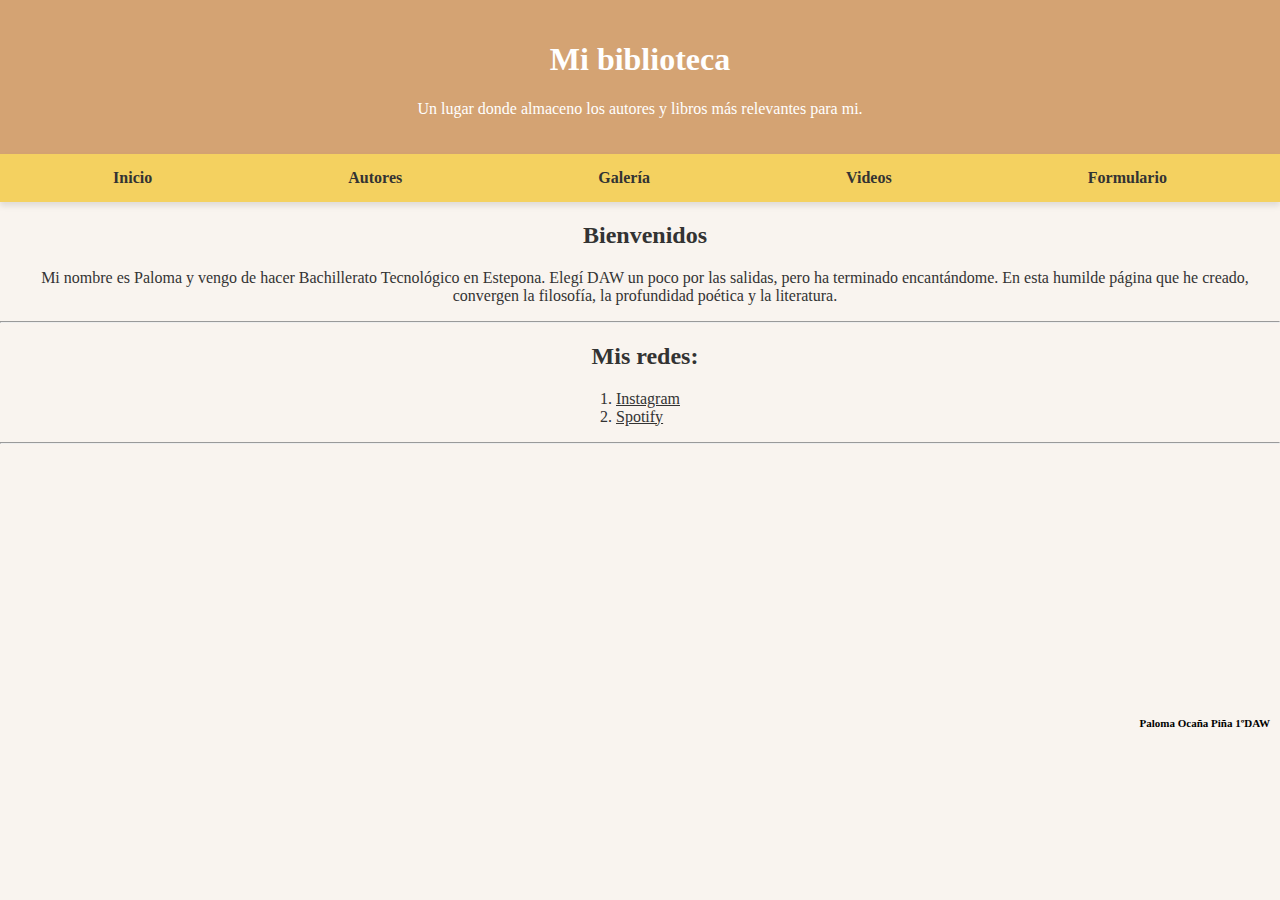
<file: Practica Final/index.html>
<!DOCTYPE html>
<html>
<head>
    <meta charset="UTF-8">
    <title>Práctica Final</title>
    <link rel="stylesheet" href="base.css">
    <link rel="icon" type="image/png" href="favicon.png">
</head>

<body>
    <header>
        <h1>Mi biblioteca</h1>
        <p>Un lugar donde almaceno los autores y libros más relevantes para mi.</p>
    </header>

    <nav class="fijo">
        <ul>
            <li><a href="index.html">Inicio</a></li>
            <li><a href="autoras.html">Autores</a></li>
            <li><a href="galeria.html">Galería</a></li>
            <li><a href="multimedia.html">Videos</a></li>
            <li><a href="formulario.html">Formulario</a></li>
        </ul>
    </nav>

    <section class="margenizq">
        <h2>Bienvenidos</h2>
        <p>
            Mi nombre es Paloma y vengo de hacer Bachillerato Tecnológico en Estepona. Elegí DAW un poco por
            las salidas, pero ha terminado encantándome.
            En esta humilde página que he creado, convergen la filosofía, la profundidad poética y la literatura.
        </p>
    </section>
    <hr>
    <h2 class="margenizq">Mis redes:</h2>
    <ol class="redes">
        <li><a href="https://www.instagram.com/palomawtf/?hl=es">Instagram</a></li>
        <li><a href="https://open.spotify.com/user/wtfpaloma?si=1d6a4395dcc44bc7">Spotify</a></li>
    </ol>
    <hr>
    <div>
        <iframe
            src="https://www.google.com/maps/embed?pb=!1m18!1m12!1m3!1d3171.7367327266124!2d-5.150789884936967!3d36.42818378004168!2m3!1f0!2f0!3f0!3m2!1i1024!2i768!4f13.1!3m3!1m2!1s0xd0b9c82b37762cb%3A0xc7ebdfc96db3a187!2sEstepona%2C%20M%C3%A1laga%2C%20Spain!5e0!3m2!1sen!2ses!4v1700000000000!5m2!1sen!2ses"
            width="400" height="250" style="border:0;" allowfullscreen="" loading="lazy">
        </iframe>
    </div>

    <footer class="margendch">
        <p>Paloma Ocaña Piña 1ºDAW</p>
    </footer>

</body>

</html>
</file>
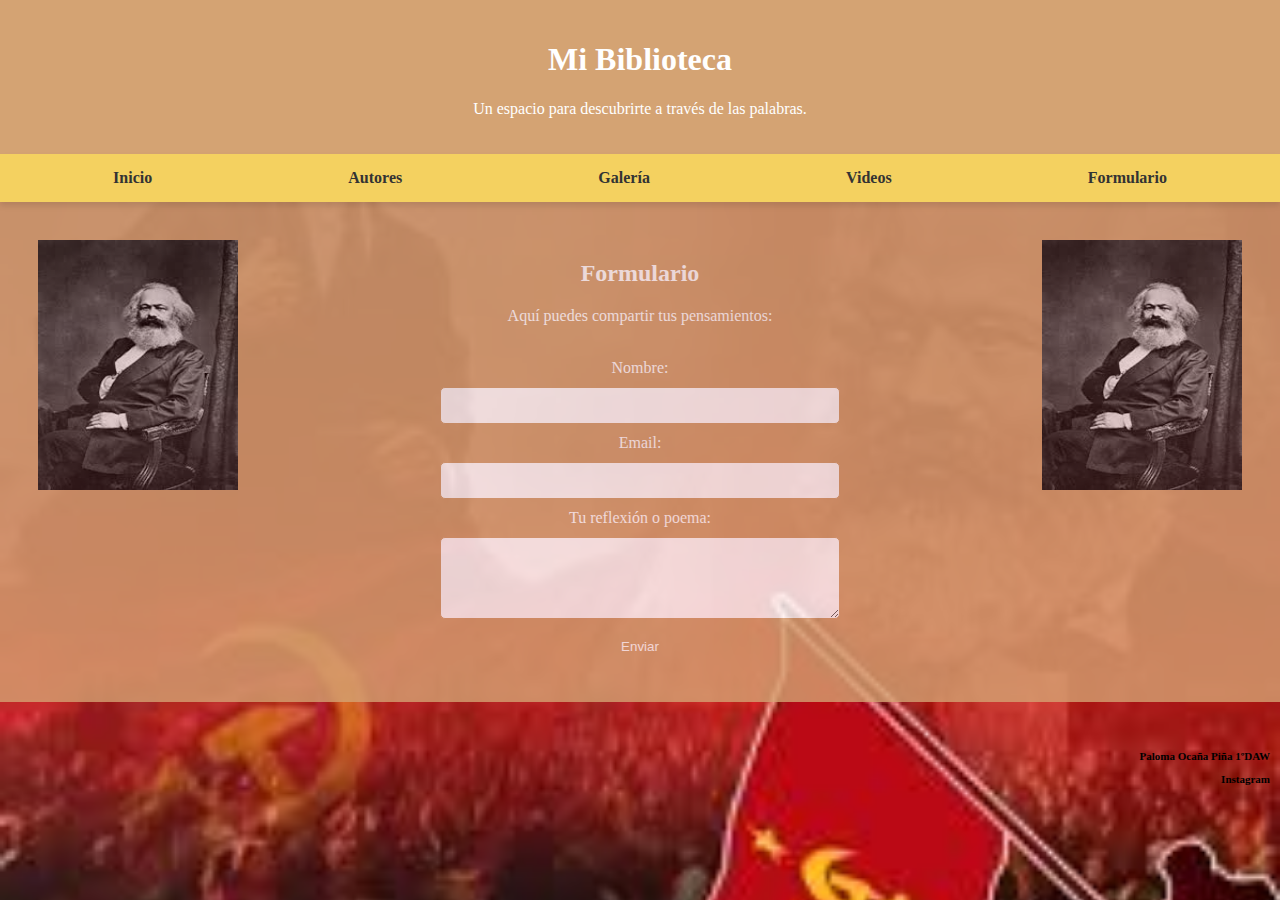
<file: Practica Final/formulario.html>
<html>

<head>
    <meta charset="UTF-8">
    <link rel="stylesheet" href="base.css">
    <link rel="stylesheet" href="formulario.css">
    <link rel="icon" type="image/png" href="favicon.png">
    <title>Formulario - Mi Biblioteca</title>
</head>

<body>
    <header>
        <h1>Mi Biblioteca</h1>
        <p>Un espacio para descubrirte a través de las palabras.</p>
    </header>

    <nav class="fijo">
        <ul>
            <li><a href="index.html">Inicio</a></li>
            <li><a href="autoras.html">Autores</a></li>
            <li><a href="galeria.html">Galería</a></li>
            <li><a href="multimedia.html">Videos</a></li>
            <li><a href="formulario.html">Formulario</a></li>
        </ul>
    </nav>

    <section id="opacidad">
        <img src="marx.jpg" alt="Imagen Izquierda" class="float-izq">
        <img src="marx.jpg" alt="Imagen Derecha" class="float-drch">
        <h2>Formulario</h2>
        <p>Aquí puedes compartir tus pensamientos:</p>
        <br>
        <form>
            <label for="nombre">Nombre:</label>
            <input type="text" id="nombre" name="nombre">
            <label for="email">Email:</label>
            <input type="email" id="email" name="email">
            <label for="reflexion">Tu reflexión o poema:</label>
            <textarea id="reflexion" name="reflexion" rows="4" cols="50"></textarea>
            <button type="submit">Enviar</button>
        </form>
    </section>
    <br><br>
    <footer class="margendch">
        <p>Paloma Ocaña Piña 1ºDAW</p>
        <a href="https://www.instagram.com/palomawtf/?hl=es">Instagram</a>
    </footer>
</body>
</html>
</file>
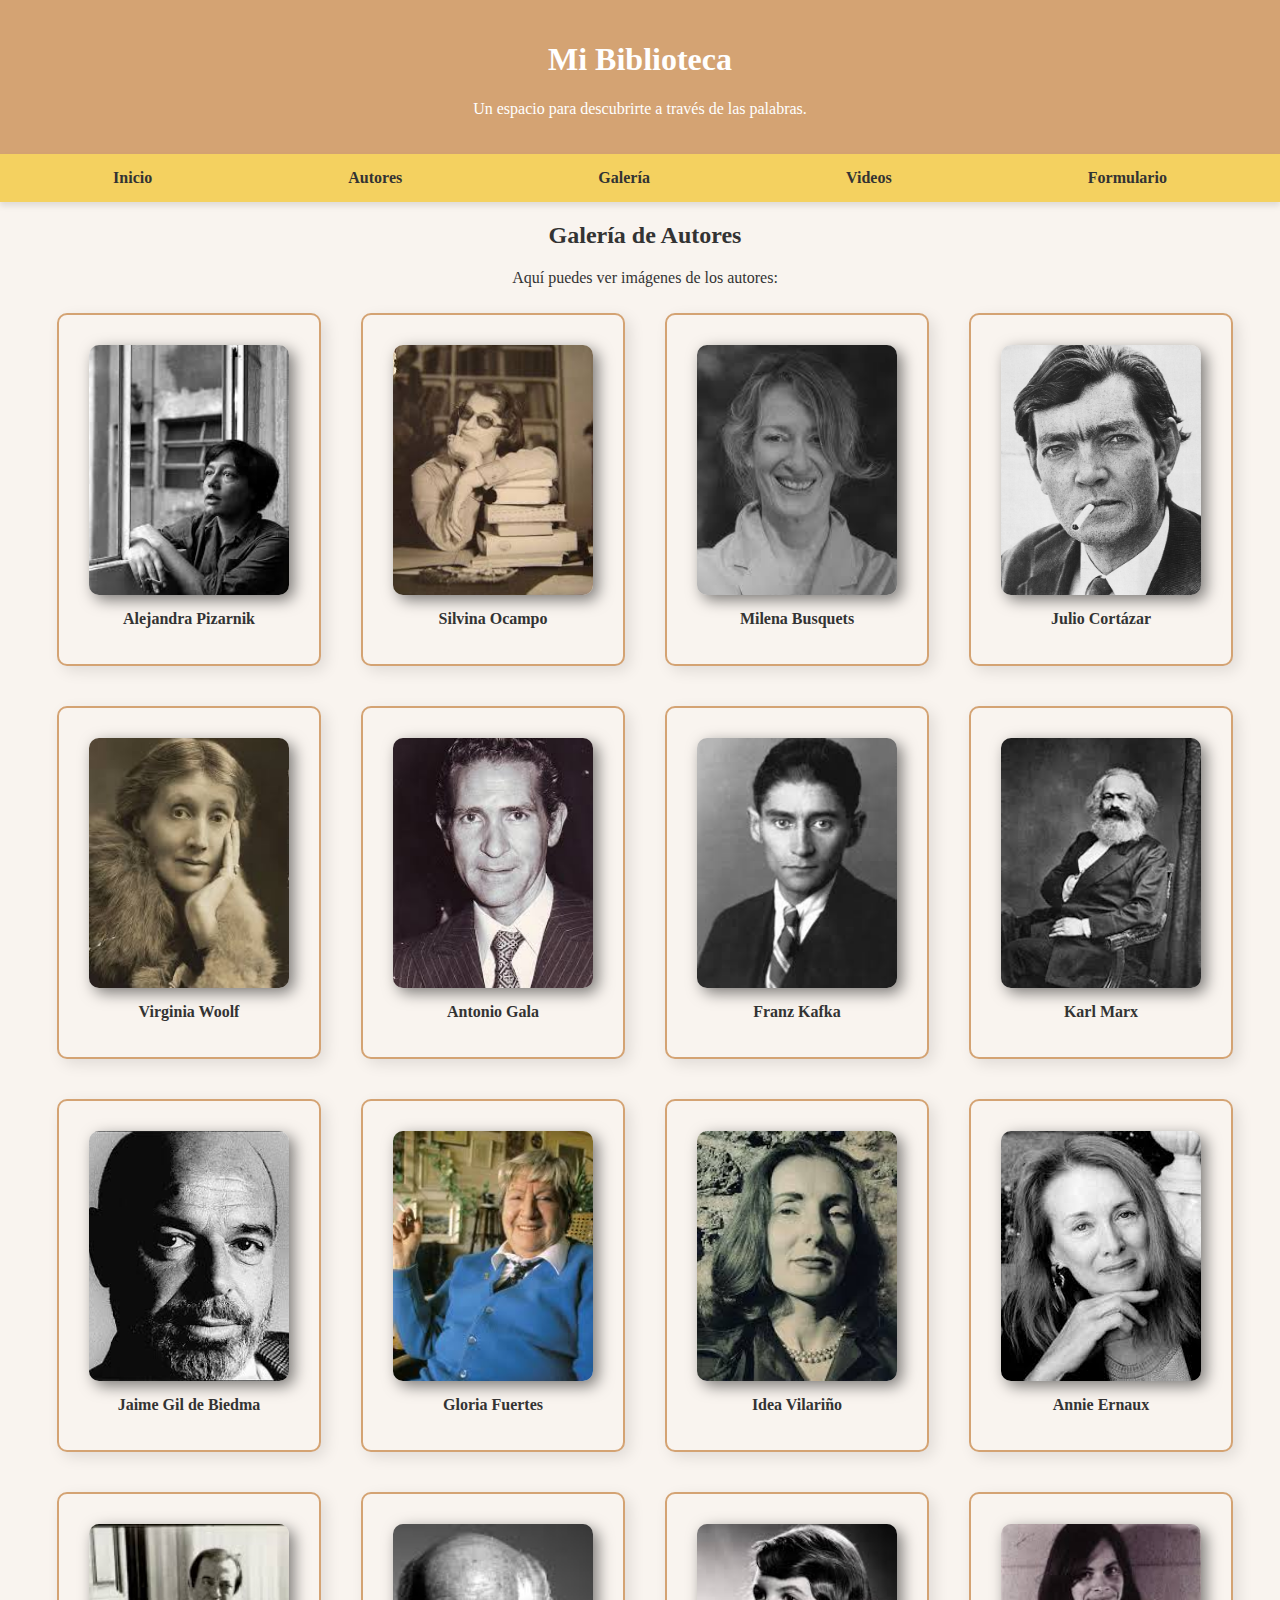
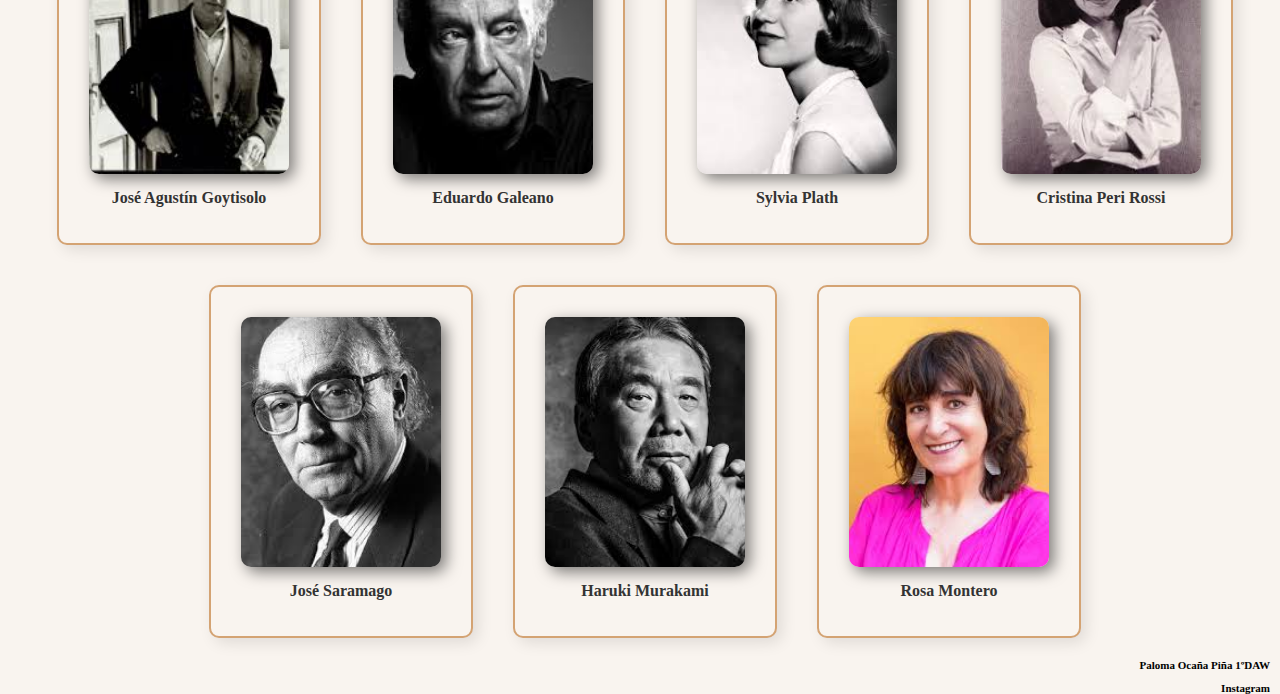
<file: Practica Final/galeria.html>
<html>

<head>
    <meta charset="UTF-8">
    <link rel="stylesheet" href="base.css">
    <link rel="stylesheet" href="galeria.css">
    <link rel="icon" type="image/png" href="favicon.png">
    <title>Galería - Mi Biblioteca</title>
</head>

<body>
    <header>
        <h1>Mi Biblioteca</h1>
        <p>Un espacio para descubrirte a través de las palabras.</p>
    </header>

    <nav class="fijo">
        <ul>
            <li><a href="index.html">Inicio</a></li>
            <li><a href="autoras.html">Autores</a></li>
            <li><a href="galeria.html">Galería</a></li>
            <li><a href="multimedia.html">Videos</a></li>
            <li><a href="formulario.html">Formulario</a></li>
        </ul>
    </nav>

    <section class="margenizq">
        <h2>Galería de Autores</h2>
        <p>Aquí puedes ver imágenes de los autores:</p>
        <div class="galeria">
            <div class="autor">
                <a href="https://es.wikipedia.org/wiki/Alejandra_Pizarnik" target="_blank">
                    <img src="pizarnik.jpg" alt="Alejandra Pizarnik">
                </a>
                <h3>Alejandra Pizarnik</h3>
            </div>
            <div class="autor">
                <a href="https://es.wikipedia.org/wiki/Silvina_Ocampo" target="_blank">
                    <img src="ocampo.jpg" alt="Silvina Ocampo">
                </a>
                <h3>Silvina Ocampo</h3>
            </div>
            <div class="autor">
                <a href="https://es.wikipedia.org/wiki/Milena_Busquets" target="_blank">
                    <img src="busquets.jpg" alt="Milena Busquets">
                </a>
                <h3>Milena Busquets</h3>
            </div>
            <div class="autor">
                <a href="https://es.wikipedia.org/wiki/Julio_Cortázar" target="_blank">
                    <img src="cortazar.jpg" alt="Julio Cortázar">
                </a>
                <h3>Julio Cortázar</h3>
            </div>
            <div class="autor">
                <a href="https://es.wikipedia.org/wiki/Virginia_Woolf" target="_blank">
                    <img src="woolf.jpg" alt="Virginia Woolf">
                </a>
                <h3>Virginia Woolf</h3>
            </div>
            <div class="autor">
                <a href="https://es.wikipedia.org/wiki/Antonio_Gala" target="_blank">
                    <img src="gala.jpg" alt="Antonio Gala">
                </a>
                <h3>Antonio Gala</h3>
            </div>
            <div class="autor">
                <a href="https://es.wikipedia.org/wiki/Franz_Kafka" target="_blank">
                    <img src="kafka.jpg" alt="Franz Kafka">
                </a>
                <h3>Franz Kafka</h3>
            </div>
            <div class="autor">
                <a href="https://es.wikipedia.org/wiki/Karl_Marx" target="_blank">
                    <img src="marx.jpg" alt="Karl Marx">
                </a>
                <h3>Karl Marx</h3>
            </div>
            <div class="autor">
                <a href="https://es.wikipedia.org/wiki/Jaime_Gil_de_Biedma" target="_blank">
                    <img src="gil_de_biedma.jpg" alt="Jaime Gil de Biedma">
                </a>
                <h3>Jaime Gil de Biedma</h3>
            </div>
            <div class="autor">
                <a href="https://es.wikipedia.org/wiki/Gloria_Fuertes" target="_blank">
                    <img src="fuertes.jpg" alt="Gloria Fuertes">
                </a>
                <h3>Gloria Fuertes</h3>
            </div>
            <div class="autor">
                <a href="https://es.wikipedia.org/wiki/Idea_Vilariño" target="_blank">
                    <img src="vilariño.jpg" alt="Idea Vilariño">
                </a>
                <h3>Idea Vilariño</h3>
            </div>
            <div class="autor">
                <a href="https://es.wikipedia.org/wiki/Annie_Ernaux" target="_blank">
                    <img src="ernaux.jpg" alt="Annie Ernaux">
                </a>
                <h3>Annie Ernaux</h3>
            </div>
            <div class="autor">
                <a href="https://es.wikipedia.org/wiki/José_Agustín_Goytisolo" target="_blank">
                    <img src="goytisolo.jpg" alt="Jose Agustín Goytisolo">
                </a>
                <h3>José Agustín Goytisolo</h3>
            </div>
            <div class="autor">
                <a href="https://es.wikipedia.org/wiki/Eduardo_Galeano" target="_blank">
                    <img src="galeano.jpg" alt="Eduardo Galeano">
                </a>
                <h3>Eduardo Galeano</h3>
            </div>
            <div class="autor">
                <a href="https://es.wikipedia.org/wiki/Sylvia_Plath" target="_blank">
                    <img src="plath.jpg" alt="Sylvia Plath">
                </a>
                <h3>Sylvia Plath</h3>
            </div>
            <div class="autor">
                <a href="https://es.wikipedia.org/wiki/Cristina_Peri_Rossi" target="_blank">
                    <img src="perirossi.jpg" alt="Cristina Peri Rossi">
                </a>
                <h3>Cristina Peri Rossi</h3>
            </div>
            <div class="autor">
                <a href="https://es.wikipedia.org/wiki/José_Saramago" target="_blank">
                    <img src="saramago.jpg" alt="José Saramago">
                </a>
                <h3>José Saramago</h3>
            </div>
            <div class="autor">
                <a href="https://es.wikipedia.org/wiki/Haruki_Murakami" target="_blank">
                    <img src="murakami.jpg" alt="Haruki Murakami">
                </a>
                <h3>Haruki Murakami</h3>
            </div>
            <div class="autor">
                <a href="https://es.wikipedia.org/wiki/Rosa_Montero" target="_blank">
                    <img src="montero.jpg" alt="Rosa Montero">
                </a>
                <h3>Rosa Montero</h3>
            </div>
        </div>
    </section>

    <footer class="margendch">
        <p>Paloma Ocaña Piña 1ºDAW</p>
        <a href="https://www.instagram.com/palomawtf/?hl=es">Instagram</a>
    </footer>
</body>

</html>
</file>
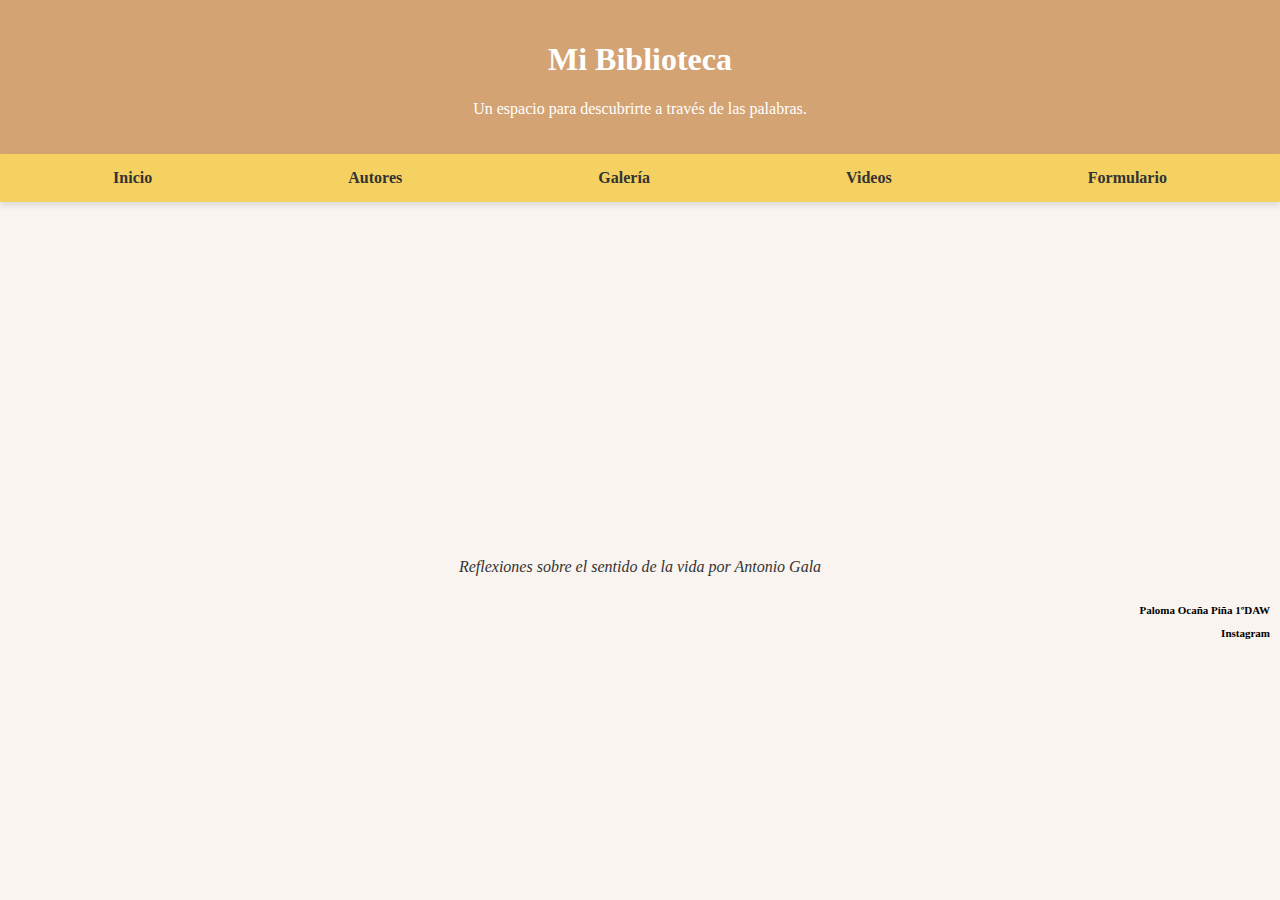
<file: Practica Final/multimedia.html>
<html>

<head>
    <meta charset="UTF-8">
    <link rel="stylesheet" href="base.css">
    <link rel="stylesheet" href="multimedia.css">
    <link rel="icon" type="image/png" href="favicon.png">
    <title>Videos - Mi Biblioteca</title>
</head>

<body>
    <header>
        <h1>Mi Biblioteca</h1>
        <p>Un espacio para descubrirte a través de las palabras.</p>
    </header>
    <nav class="fijo">
        <ul>
            <li><a href="index.html">Inicio</a></li>
            <li><a href="autoras.html">Autores</a></li>
            <li><a href="galeria.html">Galería</a></li>
            <li><a href="multimedia.html">Videos</a></li>
            <li><a href="formulario.html">Formulario</a></li>
        </ul>
    </nav>
    <div class="multimedia">
        <iframe width="560" height="315" src="https://www.youtube.com/embed/2LYm_GHx5x8" frameborder="0"
            allowfullscreen></iframe>
        <p>Reflexiones sobre el sentido de la vida por Antonio Gala</p>
    </div>
    <footer class="margendch">
        <p>Paloma Ocaña Piña 1ºDAW</p>
        <a href="https://www.instagram.com/palomawtf/?hl=es">Instagram</a>
    </footer>
</body>
</html>
</file>
<file: Practica Final/base.css>
body {
    font-family: 'Georgia', serif;
    background-color: #f9f4ef;
    color: #333;
    margin: 0;
    text-align: center;
}

.margenizq {
    margin-left: 10px;
}

.margendch {
    margin-right: 10px;
}


header {
    background-color: #d4a373;
    color: white;
    padding: 20px;
    text-align: center;
}

footer {
    color: black;
    text-align: right;
    font-size: 11px;
    font-weight: bold;
    padding-top: 0.05%;
}

nav ul {
    list-style: none;
    background-color: #f4d160;
    display: flex;
    justify-content: space-around;
    padding: 10px;
    margin: 0;
}

nav ul li a {
    text-decoration: none;
    color: #333;
    font-weight: bold;
}

nav ul li a:hover {
    color: #d4a373;
}

a {
    text-decoration: none;
    color: inherit;
}

a:hover {
    color: #d4a373; 
}

.redes {
    text-decoration: underline;
    text-align: left;
    margin-left: 45%;
}

.fijo {
    position: sticky;
    top: 0;
    background-color: #f4d160;
    z-index: 10;
    padding: 5px;
    text-align: center;
    box-shadow: 0 4px 6px rgba(0, 0, 0, 0.1);
}
</file>
<file: Practica Final/formulario.css>
form {
    display: flex;
    flex-direction: column;
    gap: 10px;
    max-width: 400px;
    margin: 0 auto;
}

form input, form textarea {
    padding: 10px;
    border: 1px solid #d4a373;
    border-radius: 5px;
}

form button {
    background-color: #d4a373;
    color: white;
    padding: 10px;
    border: none;
    cursor: pointer;
}

form button:hover {
    background-color: #f4d160;
    color: #333;
}

.float-izq {
    width: 200px;
    height: 250px;;
    float: left;
    margin-right: 10px;
}

.float-drch {
    width: 200px;
    height: 250px;
    float: right;
    margin-left: 10px;
}

body {
    background-image: url('fondo.jpg');
    background-size: cover;
    background-attachment: fixed;
}

#opacidad {
    opacity: 0.8;
    background-color: #d4a373;
    padding: 3%;
    color: white;
    text-align: center;
}
</file>
<file: Practica Final/galeria.css>
.galeria {
    display: flex;
    flex-wrap: wrap;
    gap: 20px;
    justify-content: center;
}

.autor {
    border: 2px solid #d4a373;
    border-radius: 10px;
    background: #f9f4ef;
    padding: 20px; 
    box-shadow: 5px 5px 15px rgba(0, 0, 0, 0.1);
    transition: transform 0.3s ease, box-shadow 0.3s ease;
    
}

.galeria .autor {
    text-align: center;
    margin: 10px;
}

.galeria img { 
    width: 200px;
    height: 250px;
    object-fit: cover;
    margin: 10px;
    border-radius: 10px;
    box-shadow: 5px 5px 15px rgba(0, 0, 0, 0.5);
    transition: transform 0.3s ease;
}

.galeria img:hover {
    transform: scale(1.1);
}

.galeria h3 {
    margin-top: 5px;
    font-size: 16px;
    color: #333;
}
</file>
<file: Practica Final/multimedia.css>
.multimedia {
    padding-top: 2%;
    display: flex;
    flex-direction: column;
    align-items: center;
    justify-content: center;
    font-style: italic ;
}
</file>
